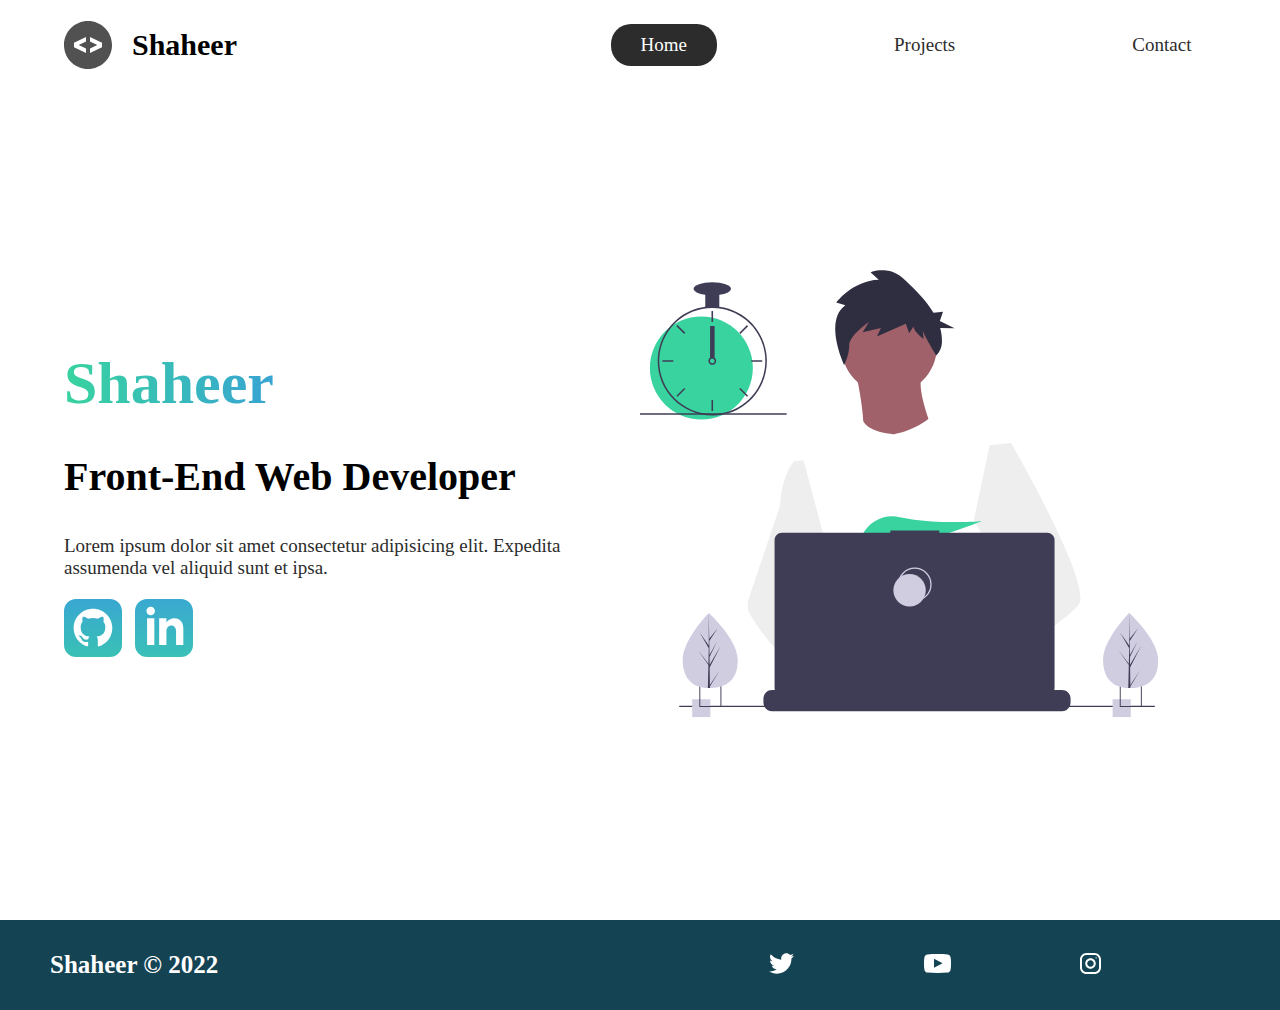
<file: index.html>
<!DOCTYPE html>
<html lang="en">

<head>
    <meta charset="UTF-8">
    <meta http-equiv="X-UA-Compatible" content="IE=edge">
    <meta name="description" content="Hello I'm Shaheer, the front-End Web developer who specializes in HTML5 and CSS">
    <meta name="robots" content="index,follow">
    <meta name="viewport" content="width=device-width, initial-scale=1.0">
    <link rel="stylesheet" href="/styles/style.css">
    <title>Shaheer | Web Developer</title>
</head>

<body>
    <header class="main-head">
        <nav>
            <div id="logo">
                <img src="/icons/code.svg" alt="logo">
                <h2>Shaheer</h2>
            </div>
            <ul>
                <li class="active"><a href="/">Home</a></li>
                <li><a href="./projects/">Projects</a></li>
                <li><a href="./contact/">Contact</a></li>
            </ul>
        </nav>
    </header>
    <section class="intro">
        <div class="intro-text">
            <h1>Shaheer</h1>
            <h2>Front-End Web Developer</h2>
            <p>Lorem ipsum dolor sit amet consectetur adipisicing elit. Expedita assumenda vel aliquid sunt et ipsa.</p>
            <div class="intro-social">
                <a href=""><img src="/icons/github.svg" alt=""></a>
                <a href=""><img src="/icons/linked-in.svg" alt=""></a>
            </div>

        </div>
        <div class="intro-images">
            <svg width="799" height="690" viewBox="0 0 799 690" fill="none" xmlns="http://www.w3.org/2000/svg">
          <g id="undraw_dev_productivity_umsq (1) 1" clip-path="url(#clip0)">
            <path
              id="Vector"
              d="M516.92 624.636C516.92 624.636 512.16 626.266 504.42 628.576C487.31 633.706 455.65 642.216 428.82 643.916C405.72 645.396 386.2 641.836 382.63 626.766C381.1 620.286 383.27 614.956 388 610.576C402.12 597.486 439 592.796 468.25 591.186C476.51 590.736 484.15 590.526 490.51 590.446C501.31 590.306 508.39 590.526 508.39 590.526L508.56 591.186L516.92 624.636Z"
              fill="#A0616A"
            />
            <path
              id="Vector_2"
              d="M436.99 672.586C418.61 695.346 342.73 647.666 316.19 629.886C310.41 626.016 306.97 623.566 306.97 623.566L331.25 591.186L338.94 580.936C338.94 580.936 345.82 584.586 355.99 590.526C356.36 590.746 356.73 590.966 357.11 591.186C365.88 596.336 376.89 603.066 388 610.576C403.33 620.946 418.83 632.776 428.82 643.916C438.59 654.806 443.08 665.036 436.99 672.586Z"
              fill="#A0616A"
            />
            <g id="me">
              <path
                id="Vector_3"
                d="M434.672 191.952C475.283 191.607 507.926 158.406 507.582 117.795C507.237 77.1832 474.036 44.5403 433.425 44.8847C392.813 45.2291 360.17 78.4303 360.515 119.042C360.859 159.653 394.06 192.296 434.672 191.952Z"
                fill="#A0616A"
              />
              <path
                id="Vector_4"
                d="M379.477 155.65C379.477 155.65 394.216 259.972 373.002 271.875C351.787 283.779 499.929 283.588 499.929 283.588C499.929 283.588 466.124 193.284 480.809 165.449L379.477 155.65Z"
                fill="#A0616A"
              />
              <path
                id="Vector_5"
                d="M608.101 283.199L596.257 339.402L571.214 458.308L570.49 464.815L562.138 540.138L556.582 590.177L552.857 623.79C528.584 636.526 510.988 645.326 510.988 645.326C510.988 645.326 509.404 637.719 506.871 627.99C489.805 633.265 458.218 642.043 431.404 643.97C441.266 654.777 445.842 664.969 439.817 672.57C421.63 695.485 345.349 648.45 318.659 630.896C318.077 635.158 317.879 639.464 318.068 643.762L297.626 628.314L299.331 592.359L302.206 531.522L305.819 455.229C304.448 451.975 303.294 448.634 302.364 445.228C295.956 423.161 288.032 379.057 281.928 342.067C277.016 312.298 273.302 287.138 272.517 281.785C272.411 281.086 272.358 280.726 272.358 280.726L384.363 230.094C392.509 248.556 429.865 253.809 429.865 253.809C460.756 251.417 484.847 234.913 484.847 234.913L608.101 283.199Z"
                fill="white"
              />
              <path
                id="Vector_6"
                d="M372.285 49.3811L358.49 43.9934C358.49 43.9934 386.969 12.1 426.99 14.513L415.635 2.22366C415.635 2.22366 443.04 -9.01799 468.283 19.6674C481.553 34.7467 496.908 52.4737 506.557 72.5077L521.281 72.3829L515.251 85.9663L536.874 99.3152L514.777 97.0719C516.155 104.471 516.421 112.034 515.566 119.511C514.683 126.991 510.928 133.835 505.094 138.598V138.598C505.094 138.598 487.743 103.449 487.696 97.9443L487.813 111.705C487.813 111.705 473.959 99.4371 473.889 91.1807L466.471 100.877L462.593 85.7717L416.475 101.301L423.87 88.8526L395.157 93.2246L406.278 77.9923C406.278 77.9923 373.932 96.1568 372.811 111.304C371.689 126.452 362.299 140.875 362.299 140.875C362.299 140.875 336.213 70.3294 372.285 49.3811Z"
                fill="#2F2E41"
              />
              <path
                id="Vector_7"
                d="M690.215 540.422C682.794 548.605 664.338 560.992 641.951 574.422C633.623 579.413 624.757 584.559 615.71 589.676C594.122 601.889 571.514 614.001 552.857 623.79C528.584 636.526 510.988 645.326 510.988 645.326C510.988 645.326 509.403 637.719 506.871 627.99C503.48 614.968 498.397 598.141 493.184 590.715C493.002 590.456 492.82 590.218 492.638 589.979C491.121 588.022 489.601 586.885 488.112 586.897L562.138 540.138L594.127 519.926L570.489 464.814L540.842 395.683L557.908 339.727L575.062 283.479L608.101 283.199C608.101 283.199 619.243 306.985 633.514 340.166C635.647 345.128 637.851 350.299 640.096 355.64C669.469 425.394 706.176 522.836 690.215 540.422Z"
                fill="#EEEEEE"
              />
              <path
                id="Vector_8"
                d="M358.123 591.2C355.41 591.212 352.702 591.456 350.029 591.928C327.074 596.073 320.47 616.94 318.659 630.896C318.077 635.158 317.879 639.464 318.068 643.761L297.626 628.314L290.178 622.687C272.316 616.628 256.353 605.733 242.483 592.84C230.449 581.456 219.634 568.849 210.213 555.223C200.831 541.793 192.448 527.692 185.134 513.034C183.094 508.943 181.977 504.454 181.864 499.884C181.751 495.314 182.644 490.775 184.48 486.588L209.154 430.327L245.218 348.098C245.471 346.146 245.752 344.237 246.059 342.371C252.995 300.511 272.367 281.786 272.367 281.786L287.286 281.659L297.778 341.932L310.813 416.815L302.364 445.227L282.839 510.845L302.205 531.522L358.123 591.2Z"
                fill="#EEEEEE"
              />
            </g>
            <path
              id="Vector_9"
              d="M372.877 415.806L385.631 430.686C390.37 429.783 395.319 428.721 400.416 427.529L396.752 415.806L405.71 426.256C459.707 412.975 526.637 387.155 526.637 387.155C526.637 387.155 454.379 392.453 400.428 380.666C376.558 375.451 351.998 387.284 342.202 409.668C336.508 422.679 337.403 433.951 357.596 433.951C364.419 433.835 371.223 433.195 377.949 432.037L372.877 415.806Z"
              fill="#38D39F"
            />
            <path
              id="Vector_10"
              d="M663.65 660.386V666.456C663.654 668.122 663.345 669.774 662.74 671.326C662.472 672.018 662.147 672.687 661.77 673.326C660.578 675.326 658.887 676.983 656.862 678.133C654.838 679.283 652.549 679.887 650.22 679.886H203.67C201.342 679.887 199.053 679.283 197.028 678.133C195.003 676.983 193.312 675.326 192.12 673.326C191.743 672.687 191.419 672.018 191.15 671.326C190.546 669.774 190.237 668.122 190.24 666.456V660.386C190.24 658.622 190.587 656.876 191.262 655.246C191.936 653.616 192.926 652.136 194.173 650.888C195.42 649.641 196.901 648.652 198.53 647.977C200.16 647.302 201.906 646.955 203.67 646.956H229.41V644.126C229.41 644.052 229.425 643.979 229.453 643.911C229.481 643.843 229.522 643.782 229.574 643.73C229.626 643.678 229.688 643.636 229.756 643.608C229.824 643.58 229.897 643.566 229.97 643.566H243.4C243.474 643.566 243.547 643.58 243.615 643.608C243.683 643.636 243.745 643.678 243.797 643.73C243.849 643.782 243.89 643.843 243.918 643.911C243.946 643.979 243.96 644.052 243.96 644.126V646.956H252.35V644.126C252.35 644.052 252.365 643.979 252.393 643.911C252.421 643.843 252.462 643.782 252.514 643.73C252.566 643.678 252.628 643.636 252.696 643.608C252.764 643.58 252.837 643.566 252.91 643.566H266.34C266.414 643.566 266.487 643.58 266.555 643.608C266.623 643.636 266.684 643.678 266.736 643.73C266.789 643.782 266.83 643.843 266.858 643.911C266.886 643.979 266.9 644.052 266.9 644.126V646.956H275.3V644.126C275.3 644.052 275.315 643.979 275.343 643.911C275.371 643.843 275.412 643.782 275.464 643.73C275.516 643.678 275.578 643.636 275.646 643.608C275.714 643.58 275.787 643.566 275.86 643.566H289.29C289.364 643.566 289.437 643.58 289.505 643.608C289.573 643.636 289.634 643.678 289.686 643.73C289.739 643.782 289.78 643.843 289.808 643.911C289.836 643.979 289.85 644.052 289.85 644.126V646.956H298.24V644.126C298.24 644.052 298.255 643.979 298.283 643.911C298.311 643.843 298.352 643.782 298.404 643.73C298.456 643.678 298.518 643.636 298.586 643.608C298.654 643.58 298.727 643.566 298.8 643.566H312.23C312.304 643.566 312.377 643.58 312.445 643.608C312.513 643.636 312.574 643.678 312.626 643.73C312.678 643.782 312.72 643.843 312.748 643.911C312.776 643.979 312.79 644.052 312.79 644.126V646.956H321.18V644.126C321.18 644.052 321.194 643.979 321.223 643.911C321.251 643.843 321.292 643.782 321.344 643.73C321.396 643.678 321.458 643.636 321.526 643.608C321.594 643.58 321.667 643.566 321.74 643.566H335.17C335.244 643.566 335.317 643.58 335.385 643.608C335.453 643.636 335.514 643.678 335.566 643.73C335.618 643.782 335.66 643.843 335.688 643.911C335.716 643.979 335.73 644.052 335.73 644.126V646.956H344.13V644.126C344.13 644.052 344.145 643.979 344.173 643.911C344.201 643.843 344.242 643.782 344.294 643.73C344.346 643.678 344.408 643.636 344.476 643.608C344.544 643.58 344.617 643.566 344.69 643.566H358.12C358.194 643.566 358.267 643.58 358.335 643.608C358.403 643.636 358.464 643.678 358.516 643.73C358.569 643.782 358.61 643.843 358.638 643.911C358.666 643.979 358.68 644.052 358.68 644.126V646.956H367.07V644.126C367.07 644.052 367.085 643.979 367.113 643.911C367.141 643.843 367.182 643.782 367.234 643.73C367.286 643.678 367.348 643.636 367.416 643.608C367.484 643.58 367.557 643.566 367.63 643.566H472.83C472.904 643.566 472.977 643.58 473.045 643.608C473.113 643.636 473.174 643.678 473.227 643.73C473.279 643.782 473.32 643.843 473.348 643.911C473.376 643.979 473.39 644.052 473.39 644.126V646.956H481.79V644.126C481.79 644.052 481.804 643.979 481.833 643.911C481.861 643.843 481.902 643.782 481.954 643.73C482.006 643.678 482.068 643.636 482.136 643.608C482.204 643.58 482.277 643.566 482.35 643.566H495.78C495.928 643.567 496.07 643.627 496.175 643.732C496.279 643.836 496.339 643.978 496.34 644.126V646.956H504.73V644.126C504.73 644.052 504.745 643.979 504.773 643.911C504.801 643.843 504.842 643.782 504.894 643.73C504.946 643.678 505.008 643.636 505.076 643.608C505.144 643.58 505.217 643.566 505.29 643.566H518.72C518.794 643.566 518.867 643.58 518.935 643.608C519.003 643.636 519.065 643.678 519.117 643.73C519.169 643.782 519.21 643.843 519.238 643.911C519.266 643.979 519.28 644.052 519.28 644.126V646.956H527.67V644.126C527.67 644.052 527.685 643.979 527.713 643.911C527.741 643.843 527.782 643.782 527.834 643.73C527.886 643.678 527.948 643.636 528.016 643.608C528.084 643.58 528.157 643.566 528.23 643.566H541.66C541.734 643.566 541.807 643.58 541.875 643.608C541.943 643.636 542.005 643.678 542.057 643.73C542.109 643.782 542.15 643.843 542.178 643.911C542.206 643.979 542.22 644.052 542.22 644.126V646.956H550.62V644.126C550.62 644.052 550.635 643.979 550.663 643.911C550.691 643.843 550.732 643.782 550.784 643.73C550.836 643.678 550.898 643.636 550.966 643.608C551.034 643.58 551.107 643.566 551.18 643.566H564.61C564.757 643.568 564.898 643.628 565.001 643.733C565.104 643.837 565.161 643.979 565.16 644.126V646.956H573.56V644.126C573.56 644.052 573.575 643.979 573.603 643.911C573.631 643.843 573.672 643.782 573.724 643.73C573.776 643.678 573.838 643.636 573.906 643.608C573.974 643.58 574.047 643.566 574.12 643.566H587.55C587.624 643.566 587.697 643.58 587.765 643.608C587.833 643.636 587.895 643.678 587.947 643.73C587.999 643.782 588.04 643.843 588.068 643.911C588.096 643.979 588.11 644.052 588.11 644.126V646.956H596.5V644.126C596.5 644.052 596.515 643.979 596.543 643.911C596.571 643.843 596.612 643.782 596.664 643.73C596.716 643.678 596.778 643.636 596.846 643.608C596.914 643.58 596.987 643.566 597.06 643.566H610.49C610.564 643.566 610.637 643.58 610.705 643.608C610.773 643.636 610.835 643.678 610.887 643.73C610.939 643.782 610.98 643.843 611.008 643.911C611.036 643.979 611.05 644.052 611.05 644.126V646.956H650.22C651.984 646.955 653.731 647.302 655.36 647.977C656.99 648.652 658.471 649.641 659.718 650.888C660.965 652.136 661.954 653.616 662.629 655.246C663.304 656.876 663.651 658.622 663.65 660.386Z"
              fill="#3F3D56"
            />
            <path
              id="Vector_11"
              d="M793.5 671.326H60.5V673.326H793.5V671.326Z"
              fill="#3F3D56"
            />
            <path
              id="Vector_12"
              d="M627.694 404.757H461.251V401.326H385.78V404.757H218.651C215.665 404.757 212.801 405.943 210.69 408.054C208.578 410.166 207.392 413.029 207.392 416.015V643.927C207.392 646.913 208.578 649.776 210.69 651.888C212.801 653.999 215.665 655.185 218.651 655.185H627.694C630.68 655.185 633.544 653.999 635.655 651.888C637.767 649.776 638.953 646.913 638.953 643.927V416.015C638.953 414.537 638.662 413.073 638.096 411.707C637.53 410.341 636.701 409.1 635.655 408.054C634.61 407.009 633.369 406.18 632.003 405.614C630.637 405.048 629.173 404.757 627.694 404.757Z"
              fill="#3F3D56"
            />
            <path
              id="Vector_13"
              d="M423.5 509.326C437.307 509.326 448.5 498.133 448.5 484.326C448.5 470.519 437.307 459.326 423.5 459.326C409.693 459.326 398.5 470.519 398.5 484.326C398.5 498.133 409.693 509.326 423.5 509.326Z"
              stroke="#D0CDE1"
              stroke-width="2"
              stroke-miterlimit="10"
            />
            <path
              id="Vector_14"
              d="M415.5 518.326C429.307 518.326 440.5 507.133 440.5 493.326C440.5 479.519 429.307 468.326 415.5 468.326C401.693 468.326 390.5 479.519 390.5 493.326C390.5 507.133 401.693 518.326 415.5 518.326Z"
              fill="#D0CDE1"
            />
            <path
              id="Vector_15"
              d="M108.446 661.223H80.4463V689.223H108.446V661.223Z"
              fill="#D0CDE1"
            />
            <path
              id="Vector_16"
              d="M91.4502 639.223V673.223H125.45V639.223H91.4502ZM123.97 671.743H92.9202V640.703H123.97V671.743Z"
              fill="#3F3D56"
            />
            <path
              id="Vector_17"
              d="M756.446 661.223H728.446V689.223H756.446V661.223Z"
              fill="#D0CDE1"
            />
            <path
              id="Vector_18"
              d="M739.45 639.223V673.223H773.45V639.223H739.45ZM771.97 671.743H740.92V640.703H771.97V671.743Z"
              fill="#3F3D56"
            />
            <path
              id="Vector_19"
              d="M94.5802 230.113C138.399 230.113 173.921 194.592 173.921 150.773C173.921 106.955 138.399 71.4326 94.5802 71.4326C50.7617 71.4326 15.2397 106.955 15.2397 150.773C15.2397 194.592 50.7617 230.113 94.5802 230.113Z"
              fill="#38D39F"
            />
            <path
              id="Vector_20"
              d="M122.229 56.4899C115.045 55.5763 107.774 55.5763 100.59 56.4899C84.586 58.5913 69.5203 65.2398 57.181 75.6465C44.8417 86.0532 35.7467 99.7813 30.9754 115.202C28.8053 122.229 27.5764 129.514 27.3208 136.864C27.2848 137.886 27.2607 138.92 27.2607 139.954C27.283 162.264 36.1559 183.655 51.932 199.431C67.7082 215.207 89.0989 224.08 111.41 224.103C113.201 224.103 114.992 224.042 116.759 223.934C120.907 223.674 125.03 223.103 129.093 222.227C148.495 218.055 165.798 207.161 177.947 191.468C190.095 175.776 196.308 156.295 195.487 136.467C194.665 116.638 186.863 97.738 173.459 83.1039C160.054 68.4698 141.909 59.0435 122.229 56.4899H122.229ZM137.748 217.347H137.736C130.959 219.659 123.905 221.062 116.759 221.518C114.992 221.638 113.201 221.698 111.41 221.698C89.7377 221.672 68.961 213.051 53.6367 197.727C38.3123 182.402 29.6914 161.626 29.6649 139.954C29.6649 138.92 29.689 137.886 29.725 136.864C30.5514 115.744 39.5156 95.7617 54.7411 81.1008C69.9666 66.44 90.273 58.237 111.41 58.2089C130.776 58.21 149.513 65.0865 164.283 77.6131C179.052 90.1398 188.895 107.503 192.057 126.61C195.219 145.716 191.496 165.325 181.55 181.942C171.604 198.559 156.081 211.106 137.748 217.347H137.748Z"
              fill="#3F3D56"
            />
            <path
              id="Vector_21"
              d="M112.612 63.0176H110.208V79.8474H112.612V63.0176Z"
              fill="#3F3D56"
            />
            <path
              id="Vector_22"
              d="M57.8578 84.7018L56.1577 86.4019L68.0582 98.3023L69.7582 96.6022L57.8578 84.7018Z"
              fill="#3F3D56"
            />
            <path
              id="Vector_23"
              d="M34.4736 138.751V141.156H51.3034V138.751H34.4736Z"
              fill="#3F3D56"
            />
            <path
              id="Vector_24"
              d="M56.1578 193.506L57.8579 195.206L69.7584 183.306L68.0583 181.606L56.1578 193.506Z"
              fill="#3F3D56"
            />
            <path
              id="Vector_25"
              d="M153.062 96.6022L154.762 98.3022L166.662 86.4018L164.962 84.7017L153.062 96.6022Z"
              fill="#3F3D56"
            />
            <path
              id="Vector_26"
              d="M171.516 138.751V141.156H188.346V138.751H171.516Z"
              fill="#3F3D56"
            />
            <path
              id="Vector_27"
              d="M154.762 181.605L153.062 183.305L164.962 195.206L166.662 193.506L154.762 181.605Z"
              fill="#3F3D56"
            />
            <path
              id="Vector_28"
              d="M112.612 200.06H110.208V216.89H112.612V200.06Z"
              fill="#3F3D56"
            />
            <path
              id="Vector_29"
              d="M115.016 135.145C113.976 134.365 112.711 133.943 111.41 133.943C110.11 133.943 108.844 134.365 107.804 135.145C107.091 135.686 106.505 136.375 106.085 137.165C105.552 138.181 105.322 139.329 105.421 140.473C105.52 141.616 105.944 142.707 106.644 143.617C107.343 144.527 108.288 145.218 109.368 145.608C110.447 145.997 111.616 146.07 112.735 145.817C113.855 145.564 114.878 144.996 115.685 144.179C116.492 143.363 117.048 142.333 117.288 141.21C117.528 140.088 117.441 138.92 117.039 137.846C116.636 136.771 115.935 135.834 115.017 135.145H115.016ZM111.41 143.56C110.454 143.557 109.539 143.176 108.863 142.501C108.187 141.825 107.807 140.909 107.804 139.954C107.808 139.224 108.03 138.513 108.441 137.91C108.793 137.4 109.271 136.989 109.828 136.718C110.386 136.446 111.004 136.323 111.623 136.361C112.241 136.398 112.84 136.594 113.361 136.931C113.881 137.267 114.307 137.732 114.595 138.281C114.883 138.83 115.025 139.444 115.007 140.063C114.989 140.683 114.811 141.287 114.491 141.818C114.17 142.349 113.719 142.788 113.179 143.093C112.639 143.398 112.03 143.559 111.41 143.56V143.56Z"
              fill="#3F3D56"
            />
            <path
              id="Vector_30"
              d="M122.229 35.3687H100.591V57.007H122.229V35.3687Z"
              fill="#3F3D56"
            />
            <path
              id="Vector_31"
              d="M111.41 38.9748C127.344 38.9748 140.261 34.4 140.261 28.7567C140.261 23.1134 127.344 18.5386 111.41 18.5386C95.4757 18.5386 82.5586 23.1134 82.5586 28.7567C82.5586 34.4 95.4757 38.9748 111.41 38.9748Z"
              fill="#3F3D56"
            />
            <path id="clock-arrow" d="M115 86H108V135H115V86Z" fill="#3F3D56" />
            <path
              id="Vector_32"
              d="M226 220.44H0V222.844H226V220.44Z"
              fill="#3F3D56"
            />
            <g id="plant-left">
              <path
                id="Vector_33"
                d="M150.594 599.754C151.527 631.704 132.858 643.413 109.43 644.097C108.886 644.113 108.344 644.123 107.805 644.126C106.719 644.135 105.643 644.117 104.577 644.072C83.3891 643.193 66.6172 631.945 65.7495 602.232C64.8515 571.482 103.018 531.529 105.882 528.574L105.887 528.571C105.996 528.458 106.052 528.402 106.052 528.402C106.052 528.402 149.661 567.807 150.594 599.754Z"
                fill="#D0CDE1"
              />
              <path
                id="Vector_34"
                d="M107.744 639.255L122.626 617.124L107.774 641.636L107.805 644.126C106.719 644.135 105.643 644.117 104.577 644.072L105.315 612.06L105.295 611.813L105.322 611.766L105.393 608.741L89.0952 585.078L105.374 606.477L105.432 607.116L105.989 582.93L91.9122 558.397L106.029 578.681L105.882 528.574L105.882 528.407L105.887 528.571L106.821 568.062L119.651 552.021L106.863 571.464L107.143 593.098L118.949 571.984L107.187 596.279L107.343 608.308L124.512 578.897L107.395 612.505L107.744 639.255Z"
                fill="#3F3D56"
              />
            </g>
            <g id="plant-right">
              <path
                id="Vector_35"
                d="M798.594 599.754C799.527 631.704 780.858 643.413 757.43 644.097C756.886 644.113 756.344 644.123 755.805 644.126C754.719 644.135 753.643 644.117 752.577 644.072C731.389 643.193 714.617 631.945 713.749 602.232C712.851 571.482 751.018 531.529 753.882 528.574L753.887 528.571C753.996 528.458 754.052 528.402 754.052 528.402C754.052 528.402 797.661 567.807 798.594 599.754Z"
                fill="#D0CDE1"
              />
              <path
                id="Vector_36"
                d="M755.744 639.255L770.626 617.124L755.774 641.636L755.805 644.126C754.719 644.135 753.643 644.117 752.577 644.072L753.315 612.06L753.295 611.813L753.323 611.766L753.393 608.741L737.095 585.078L753.374 606.477L753.432 607.116L753.989 582.93L739.912 558.397L754.029 578.681L753.882 528.574L753.882 528.407L753.887 528.571L754.821 568.062L767.651 552.021L754.864 571.464L755.143 593.098L766.949 571.984L755.187 596.279L755.343 608.308L772.512 578.897L755.395 612.505L755.744 639.255Z"
                fill="#3F3D56"
              />
            </g>
          </g>
          <defs>
            <clipPath id="clip0">
              <rect width="798.627" height="689.223" fill="white" />
            </clipPath>
          </defs>
        </svg>
            <img class="splash" src="/img/splash.svg" alt="Splash Images">
        </div>

    </section>
    <footer>
        <h3>Shaheer &copy; 2022</h3>
        <ul>
            <li>
                <a href="#"><img src="/icons/twitter 1.svg" alt="twiiter-social"></a>
            </li>
            <li>
                <a href="#"><img src="/icons/youtube-symbol 1.svg" alt="YouTube-social"></a>
            </li>
            <li>
                <a href="#"><img src="/icons/instagram 1.svg" alt="instagram-social"></a>
            </li>

        </ul>
    </footer>

</body>

</html>
</file>
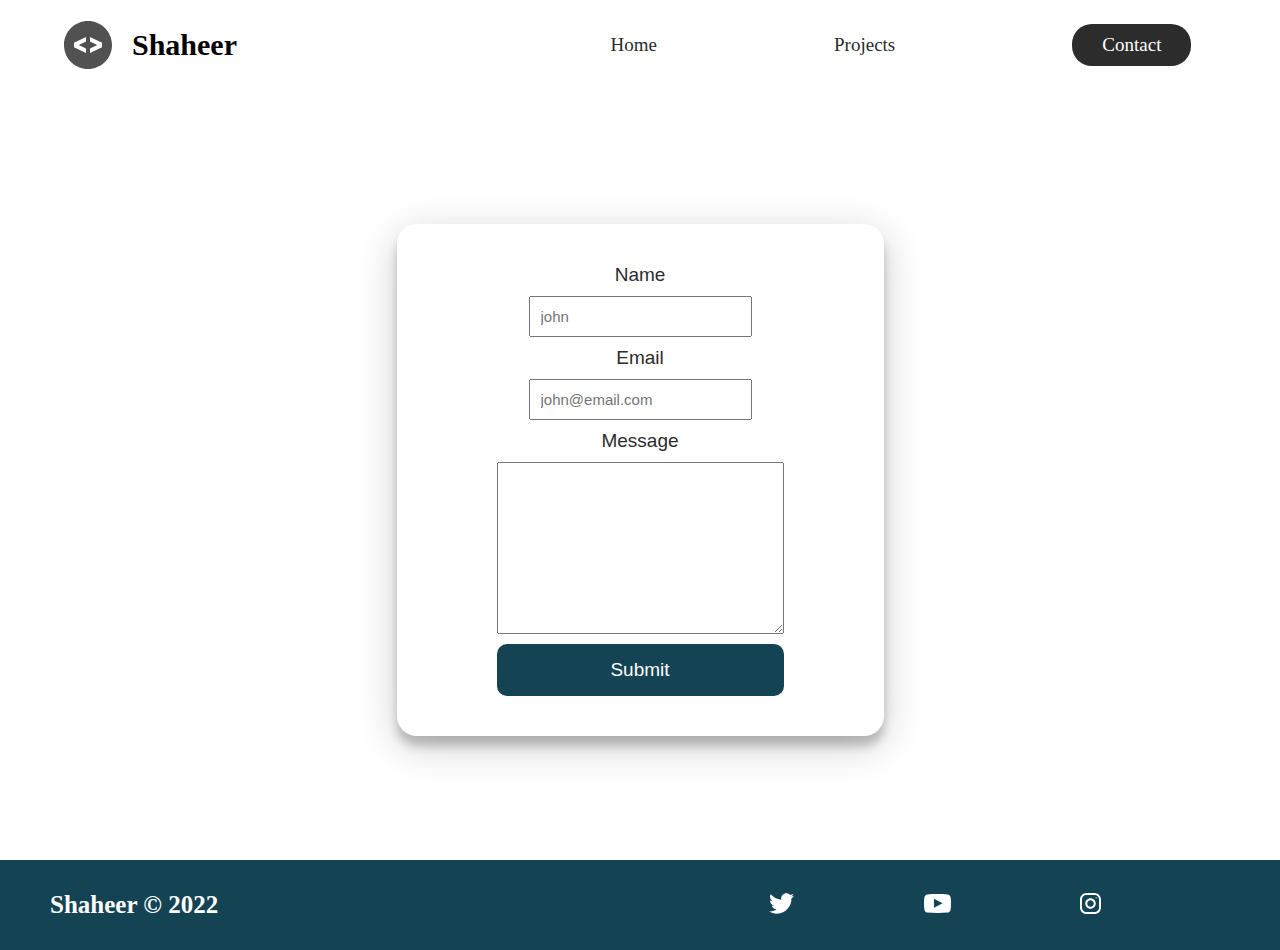
<file: contact/index.html>
<!DOCTYPE html>
<html lang="en">

<head>
    <meta charset="UTF-8">
    <meta http-equiv="X-UA-Compatible" content="IE=edge">
    <meta name="description" content="Hello I'm Shaheer, the front-End Web developer who specializes in HTML5 and CSS">
    <meta name="robots" content="index,follow">
    <meta name="viewport" content="width=device-width, initial-scale=1.0">
    <link rel="stylesheet" href="../styles/style.css">
    <title>Shaheer | Web Developer</title>
</head>

<body>
    <header class="main-head">
        <nav>
            <div id="logo">
                <img src="../icons/code.svg" alt="logo">
                <h2>Shaheer</h2>
            </div>
            <ul>
                <li><a href="../index.html">Home</a></li>
                <li><a href="../projects/index.html">Projects</a></li>
                <li class="active"><a href="/">Contact</a></li>
            </ul>
        </nav>
    </header>
    <section class="form-section">
        <form>
            <label for="name">Name</label>
            <input type="text" placeholder="john" maxlength="14" required minlength="4">
            <label for="email">Email</label>
            <input type="email" placeholder="john@email.com" required>
            <label for="message">Message</label>
            <textarea name="message" id="message" cols="30" rows="10"></textarea>
            <button type="submit">Submit</button>
        </form>

    </section>
    <footer>
        <h3>Shaheer &copy; 2022</h3>
        <ul>
            <li>
                <a href="#"><img src="/icons/twitter 1.svg" alt="twiiter-social"></a>
            </li>
            <li>
                <a href="#"><img src="/icons/youtube-symbol 1.svg" alt="YouTube-social"></a>
            </li>
            <li>
                <a href="#"><img src="/icons/instagram 1.svg" alt="instagram-social"></a>
            </li>

        </ul>
    </footer>

</body>

</html>
</file>
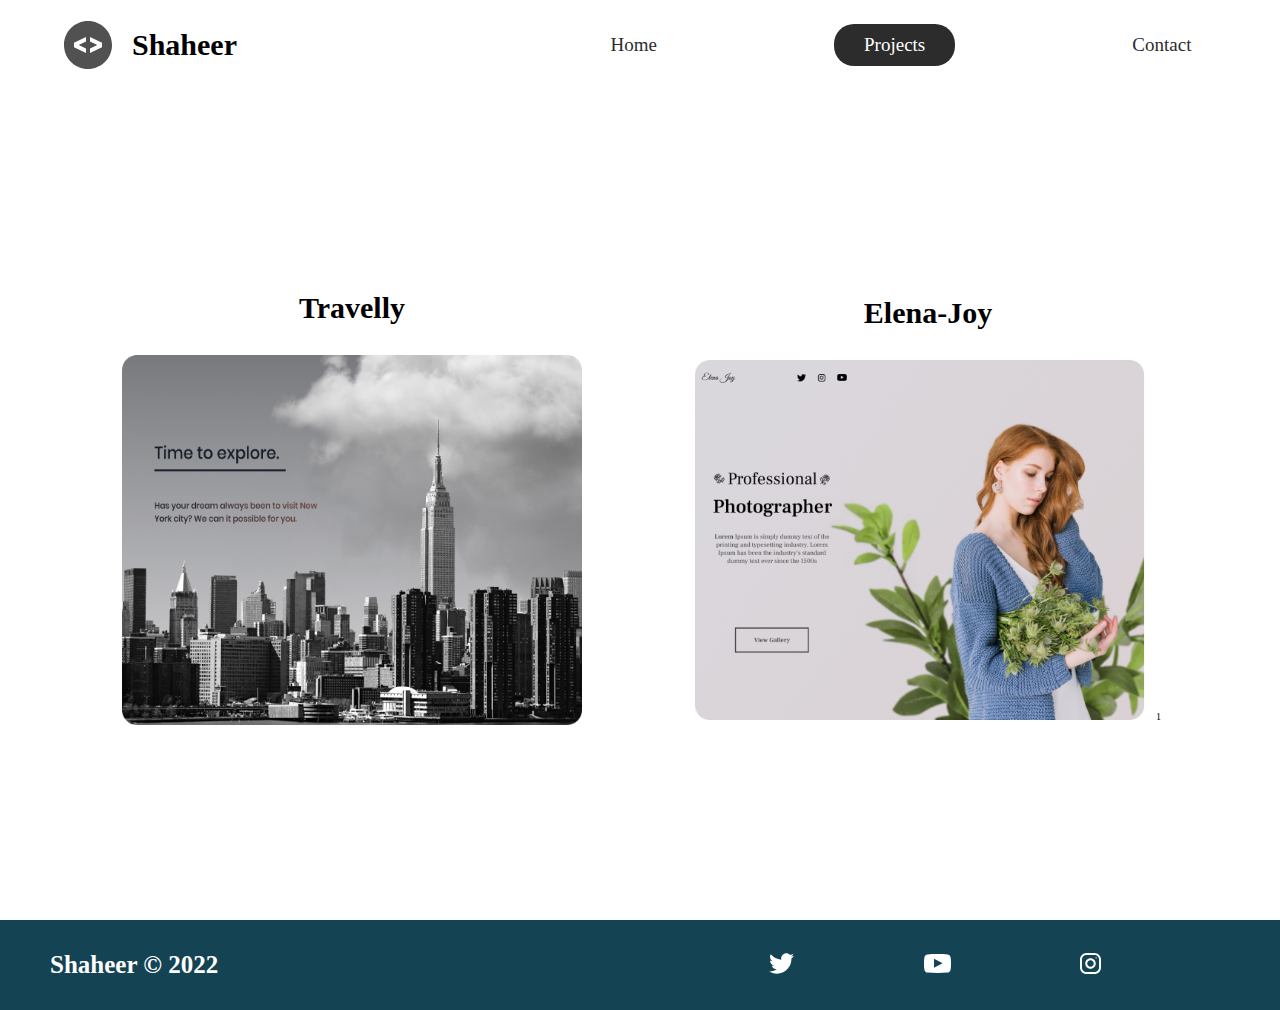
<file: projects/index.html>
<!DOCTYPE html>
<html lang="en">

<head>
    <meta charset="UTF-8">
    <meta http-equiv="X-UA-Compatible" content="IE=edge">
    <meta name="description" content="Hello I'm Shaheer, the front-End Web developer who specializes in HTML5 and CSS">
    <meta name="robots" content="index,follow">
    <meta name="viewport" content="width=device-width, initial-scale=1.0">
    <link rel="stylesheet" href="../styles/style.css">
    <title>Shaheer | Web Developer</title>
</head>

<body>
    <header class="main-head">
        <nav>
            <div id="logo">
                <img src="../icons/code.svg" alt="logo">
                <h2>Shaheer</h2>
            </div>
            <ul>
                <li><a href="../index.html">Home</a></li>
                <li class="active"><a href="./index.html">Projects</a></li>
                <li><a href="../contact/index.html">Contact</a></li>
            </ul>
        </nav>
    </header>
    <section class="projects">
        <div class="travelly">
            <h2>Travelly</h2>
            <a href="https://travelly-website-created2019.netlify.app/"> <img src="../img/travelly.jpg" alt=""></a>
        </div>

        <div class="elena-joy">
            <h2>Elena-Joy</h2>
            <a href="https://elena-joy-photography-website-12423.netlify.app/"><img src="../img/elena-joy.jpg" alt=""></a>1
        </div>
    </section>
    <footer>
        <h3>Shaheer &copy; 2022</h3>
        <ul>
            <li>
                <a href="#"><img src="/icons/twitter 1.svg" alt="twiiter-social"></a>
            </li>
            <li>
                <a href="#"><img src="/icons/youtube-symbol 1.svg" alt="YouTube-social"></a>
            </li>
            <li>
                <a href="#"><img src="/icons/instagram 1.svg" alt="instagram-social"></a>
            </li>

        </ul>
    </footer>


</body>

</html>
</file>
<file: styles/style.css>
/*Initializing variables*/
/*For calling it we can do like font-size:calc($header1+1vw)*/
/*Helper Functions below*/
* {
  margin: 0;
  padding: 0;
  -webkit-box-sizing: border-box;
          box-sizing: border-box;
}

html {
  font-size: 62.5%;
}

h1 {
  font-size: 4rem;
}

h2 {
  font-size: 3rem;
}

h3 {
  font-size: 2.5rem;
}

h4 {
  font-size: 2rem;
}

li {
  list-style: none;
}

a {
  text-decoration: none;
  list-style-type: none;
  color: #2c2c2c;
}

ul {
  list-style: none;
}

li,
a,
input,
label {
  font-size: 1.5rem;
}

body {
  -webkit-animation: openning 1s ease;
          animation: openning 1s ease;
}

.main-head {
  width: 95%;
  margin: 0 0 0 auto;
}

nav {
  min-height: 10vh;
  display: -webkit-box;
  display: -ms-flexbox;
  display: flex;
  -webkit-box-orient: horizontal;
  -webkit-box-direction: normal;
      -ms-flex-direction: row;
          flex-direction: row;
  -ms-flex-pack: distribute;
      justify-content: space-around;
  -webkit-box-align: center;
      -ms-flex-align: center;
          align-items: center;
  width: 60%;
  -ms-flex-wrap: wrap;
      flex-wrap: wrap;
}

nav #logo {
  display: -webkit-box;
  display: -ms-flexbox;
  display: flex;
  -webkit-box-orient: horizontal;
  -webkit-box-direction: normal;
      -ms-flex-direction: row;
          flex-direction: row;
  -webkit-box-pack: start;
      -ms-flex-pack: start;
          justify-content: flex-start;
  -webkit-box-align: center;
      -ms-flex-align: center;
          align-items: center;
  -webkit-box-flex: 1;
      -ms-flex: 1 1 10rem;
          flex: 1 1 10rem;
}

nav #logo h2 {
  margin: 2rem;
}

nav ul {
  display: -webkit-box;
  display: -ms-flexbox;
  display: flex;
  -webkit-box-orient: horizontal;
  -webkit-box-direction: normal;
      -ms-flex-direction: row;
          flex-direction: row;
  -ms-flex-pack: distribute;
      justify-content: space-around;
  -webkit-box-align: center;
      -ms-flex-align: center;
          align-items: center;
  -webkit-box-flex: 1;
      -ms-flex: 1 1 40rem;
          flex: 1 1 40rem;
}

nav ul a {
  font-size: 1.9rem;
}

.intro {
  width: 90%;
  margin: auto;
  min-height: 90vh;
  display: -webkit-box;
  display: -ms-flexbox;
  display: flex;
  -webkit-box-orient: horizontal;
  -webkit-box-direction: normal;
      -ms-flex-direction: row;
          flex-direction: row;
  -webkit-box-pack: justify;
      -ms-flex-pack: justify;
          justify-content: space-between;
  -webkit-box-align: center;
      -ms-flex-align: center;
          align-items: center;
  -ms-flex-wrap: wrap;
      flex-wrap: wrap;
}

.intro h1 {
  font-size: 6rem;
  padding-top: 2rem;
  background: -webkit-gradient(linear, left top, right top, from(#38d39f), to(#38a4d3));
  background: linear-gradient(left, #38d39f, #38a4d3);
  background-clip: text;
  -webkit-background-clip: text;
  -webkit-text-fill-color: transparent;
  display: inline-block;
}

.intro h2 {
  font-size: 4rem;
  padding: 3.5rem 0rem;
}

.intro p {
  font-size: 1.9rem;
  color: #2c2c2c;
}

.intro-social {
  margin-top: 2rem;
}

.intro-social a {
  margin-right: 1rem;
}

.intro-images,
.intro-text {
  -webkit-box-flex: 1;
      -ms-flex: 1 1 40rem;
          flex: 1 1 40rem;
}

.splash {
  position: absolute;
  top: 0%;
  right: 0%;
  height: 100%;
  z-index: -3;
  overflow: hidden;
}

.active {
  background: #2c2c2c;
  border-radius: 2rem;
  padding: 1rem 3rem;
}

.active a {
  color: white;
}

#plant-left {
  -webkit-transform: translateY(0%);
          transform: translateY(0%);
  animation: plant 1s ease infinite alternate-reverse forwards;
}

#plant-right {
  -webkit-transform: translateY(0%);
          transform: translateY(0%);
  -webkit-animation: plant 1.5s ease infinite alternate 1s forwards;
          animation: plant 1.5s ease infinite alternate 1s forwards;
}

#me {
  -webkit-transform: rotateZ(-5deg);
          transform: rotateZ(-5deg);
  -webkit-animation: me 2s linear infinite alternate 1s forwards;
          animation: me 2s linear infinite alternate 1s forwards;
  -webkit-transform-origin: bottom;
          transform-origin: bottom;
}

#clock-arrow {
  -webkit-animation: clock 2s linear infinite;
          animation: clock 2s linear infinite;
  transform-box: fill-box;
  -webkit-transform-origin: bottom;
          transform-origin: bottom;
}

@-webkit-keyframes me {
  from {
    -webkit-transform: rotateZ(-5deg);
            transform: rotateZ(-5deg);
  }
  to {
    -webkit-transform: rotateZ(5deg);
            transform: rotateZ(5deg);
  }
}

@keyframes me {
  from {
    -webkit-transform: rotateZ(-5deg);
            transform: rotateZ(-5deg);
  }
  to {
    -webkit-transform: rotateZ(5deg);
            transform: rotateZ(5deg);
  }
}

@-webkit-keyframes plant {
  from {
    -webkit-transform: translateY(0%);
            transform: translateY(0%);
  }
  to {
    -webkit-transform: translateY(-15%);
            transform: translateY(-15%);
  }
}

@keyframes plant {
  from {
    -webkit-transform: translateY(0%);
            transform: translateY(0%);
  }
  to {
    -webkit-transform: translateY(-15%);
            transform: translateY(-15%);
  }
}

@-webkit-keyframes clock {
  from {
    -webkit-transform: translateZ(0deg);
            transform: translateZ(0deg);
  }
  to {
    -webkit-transform: rotateZ(360deg);
            transform: rotateZ(360deg);
  }
}

@keyframes clock {
  from {
    -webkit-transform: translateZ(0deg);
            transform: translateZ(0deg);
  }
  to {
    -webkit-transform: rotateZ(360deg);
            transform: rotateZ(360deg);
  }
}

@-webkit-keyframes openning {
  from {
    opacity: 0;
  }
  to {
    opacity: 1;
  }
}

@keyframes openning {
  from {
    opacity: 0;
  }
  to {
    opacity: 1;
  }
}

.projects {
  width: 90%;
  margin: auto;
  min-height: 90vh;
  display: -webkit-box;
  display: -ms-flexbox;
  display: flex;
  -webkit-box-orient: horizontal;
  -webkit-box-direction: normal;
      -ms-flex-direction: row;
          flex-direction: row;
  -webkit-box-pack: justify;
      -ms-flex-pack: justify;
          justify-content: space-between;
  -webkit-box-align: center;
      -ms-flex-align: center;
          align-items: center;
  -ms-flex-wrap: wrap;
      flex-wrap: wrap;
  text-align: center;
}

.projects h2 {
  margin: 3rem;
}

.travelly,
.elena-joy {
  -webkit-box-flex: 1;
      -ms-flex: 1 1 50rem;
          flex: 1 1 50rem;
}

.form-section {
  min-height: 80vh;
  display: -webkit-box;
  display: -ms-flexbox;
  display: flex;
  -webkit-box-orient: horizontal;
  -webkit-box-direction: normal;
      -ms-flex-direction: row;
          flex-direction: row;
  -webkit-box-pack: center;
      -ms-flex-pack: center;
          justify-content: center;
  -webkit-box-align: center;
      -ms-flex-align: center;
          align-items: center;
  margin-top: 3rem;
}

.form-section form {
  display: -webkit-box;
  display: -ms-flexbox;
  display: flex;
  -webkit-box-orient: vertical;
  -webkit-box-direction: normal;
      -ms-flex-direction: column;
          flex-direction: column;
  -webkit-box-pack: center;
      -ms-flex-pack: center;
          justify-content: center;
  -webkit-box-align: center;
      -ms-flex-align: center;
          align-items: center;
  padding: 3rem 10rem;
  -webkit-box-shadow: 0px 10px 10px rgba(0, 0, 0, 0.2), 0px 10px 40px rgba(0, 0, 0, 0.2);
          box-shadow: 0px 10px 10px rgba(0, 0, 0, 0.2), 0px 10px 40px rgba(0, 0, 0, 0.2);
  border-radius: 2rem;
}

.form-section form label {
  font-size: 1.9rem;
  color: #2c2c2c;
  font-family: "Montserrat", sans-serif;
}

.form-section form input {
  padding: 1rem;
}

.form-section form label,
.form-section form button {
  margin: 1rem;
}

.form-section form label:focus,
.form-section form button:focus {
  outline: 2px black solid;
}

.form-section form textarea {
  font-size: 1.5rem;
  font-family: "Montserrat", sans-serif;
}

.form-section form button {
  width: 100%;
  padding: 1.5rem;
  background: #144353;
  color: white;
  border: none;
  border-radius: 1rem;
  font-size: 1.9rem;
  font-family: "Montserrat", sans-serif;
}

.form-section form button:focus {
  background: #367470;
}

footer {
  min-height: 10vh;
  margin-top: 2rem;
  padding: 0rem 5rem;
  background: #144353;
  color: white;
  display: -webkit-box;
  display: -ms-flexbox;
  display: flex;
  -webkit-box-orient: horizontal;
  -webkit-box-direction: normal;
      -ms-flex-direction: row;
          flex-direction: row;
  -ms-flex-pack: distribute;
      justify-content: space-around;
  -webkit-box-align: center;
      -ms-flex-align: center;
          align-items: center;
}

footer h3 {
  -webkit-box-flex: 1;
      -ms-flex: 1 1 40rem;
          flex: 1 1 40rem;
}

footer ul {
  -webkit-box-flex: 1;
      -ms-flex: 1 1 40rem;
          flex: 1 1 40rem;
  display: -webkit-box;
  display: -ms-flexbox;
  display: flex;
  -webkit-box-orient: horizontal;
  -webkit-box-direction: normal;
      -ms-flex-direction: row;
          flex-direction: row;
  -webkit-box-pack: space-evenly;
      -ms-flex-pack: space-evenly;
          justify-content: space-evenly;
  -webkit-box-align: center;
      -ms-flex-align: center;
          align-items: center;
}

@media screen and (max-width: 1450px) {
  .travelly,
  .elena-joy {
    -webkit-box-flex: 1;
        -ms-flex: 1 1 50rem;
            flex: 1 1 50rem;
  }
}

@media screen and (max-width: 1366px) {
  .intro-images svg {
    width: 90%;
  }
  .travelly,
  .elena-joy {
    -webkit-box-flex: 1;
        -ms-flex: 1 1 50rem;
            flex: 1 1 50rem;
  }
  .travelly img,
  .elena-joy img {
    width: 90%;
    height: 90%;
  }
}

@media screen and (max-width: 1365px) {
  .splash {
    display: none;
  }
  nav {
    width: 100%;
  }
}

@media screen and (max-width: 1333px) {
  .travelly img,
  .elena-joy img {
    width: 80%;
    height: 80%;
  }
}

@media screen and (max-width: 1040px) {
  .splash {
    display: none;
  }
}

@media screen and (max-width: 888px) {
  html {
    font-size: 58.5%;
  }
  .intro-images svg {
    width: 90%;
  }
}

.intro-social a {
  -o-object-fit: cover;
     object-fit: cover;
}

.intro-social a .projects h2 {
  font-size: 58.5%;
}

@media screen and (max-width: 831px) {
  .intro-images svg {
    width: 60%;
    height: 60%;
    margin-top: 3rem;
    margin-left: 25%;
  }
}

@media screen and (max-width: 587px) {
  html {
    font-size: 50%;
  }
  .projects h2 {
    font-size: 50%;
  }
}

@media screen and (max-width: 509px) {
  .main-head {
    margin-top: 1rem;
  }
  nav #logo {
    display: -webkit-box;
    display: -ms-flexbox;
    display: flex;
    -webkit-box-orient: vertical;
    -webkit-box-direction: normal;
        -ms-flex-direction: column;
            flex-direction: column;
    -webkit-box-pack: center;
        -ms-flex-pack: center;
            justify-content: center;
    -webkit-box-align: center;
        -ms-flex-align: center;
            align-items: center;
    -webkit-box-flex: 1;
        -ms-flex: 1 1 40rem;
            flex: 1 1 40rem;
  }
  form {
    padding: 0;
    width: 100%;
  }
}
/*# sourceMappingURL=style.css.map */
</file>
